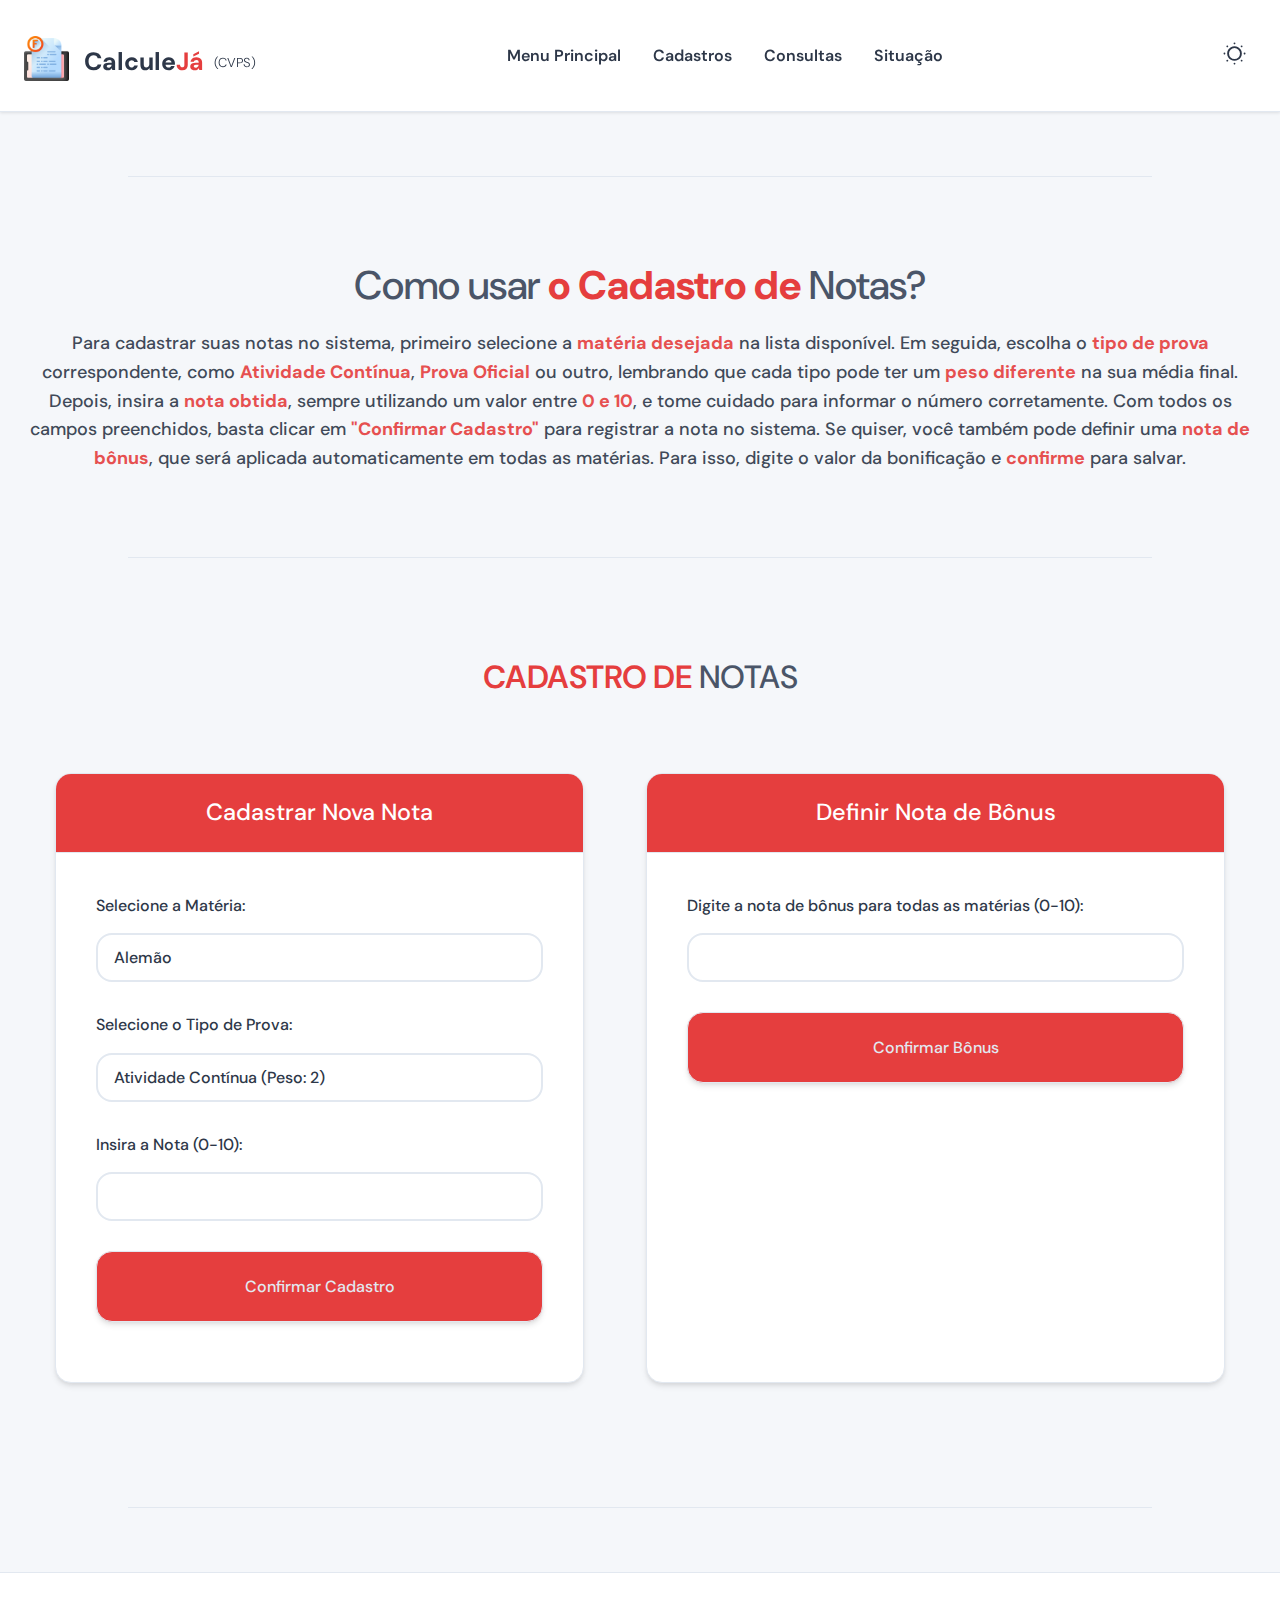
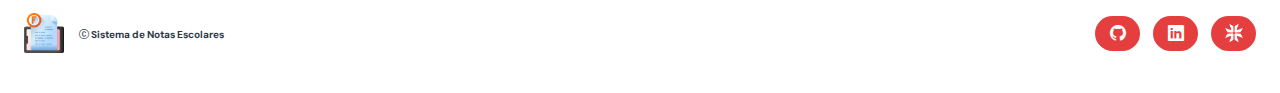
<file: cadastro.html>
<!DOCTYPE html>
<html lang="pt-br">
<head>
    <meta charset="UTF-8">
    <meta name="viewport" content="width=device-width, initial-scale=1.0">
    <title>Cadastro - Sistema de Notas</title>
    <!-- Google Fonts -->
    <link rel="preconnect" href="https://fonts.googleapis.com">
    <link rel="preconnect" href="https://fonts.gstatic.com" crossorigin>
    <link href="https://fonts.googleapis.com/css2?family=DM+Sans:ital,opsz,wght@0,9..40,100..1000;1,9..40,100..1000&family=Unbounded:wght@200..900&display=swap" rel="stylesheet">
    <!-- CSS -->
    <link rel="stylesheet" href="styles.css">
    <!-- Bootstrap Icons -->
    <link href="https://cdn.jsdelivr.net/npm/bootstrap-icons/font/bootstrap-icons.css" rel="stylesheet">

    <!-- modo escuro -->
    <link rel="stylesheet" href="styles.css">
    <script src="dark-mode.js" defer></script>
    <script src="sistema-notas.js" defer></script>

</head>
<body>
    <header>
        <div class="interface">
            <div class="logo">
                <a href="index.html">
                    <img src="grade-f.png" alt="Logo Sistema de Notas">
                    Calcule<span>Já</span> <h1>(CVPS)</h1>
                </a>
            </div>
            <nav class="menu-desktop">
                <ul>
                    <li><a href="index.html">Menu Principal</a></li>
                    <li><a href="cadastro.html">Cadastros</a></li>
                    <li><a href="consultas.html">Consultas</a></li>
                    <li><a href="situacao.html">Situação</a></li>
                </ul>
            </nav>
            <div class="dark-mode-toggle">
                <button id="toggle-dark-mode" aria-label="Alternar modo escuro">
                    <i class="bi bi-brightness-low"></i>
                </button>
            </div>
        </div>
    </header>


    <hr class="linha-divisoria">


    <section class="topo-do-site-cadastro">
        <div class="interface">
            <div class="flex">
                <div class="txt-topo-site">
                    <h1> <span>Como usar</span> o Cadastro de <span>Notas?</span></h1>
                    <p>Para cadastrar suas notas no sistema, primeiro selecione a <span>matéria desejada</span> na lista disponível. Em seguida, escolha o <span>tipo de prova</span> correspondente, como <span>Atividade Contínua</span>, <span>Prova Oficial</span> ou outro, lembrando que cada tipo pode ter um <span>peso diferente</span> na sua média final. Depois, insira a <span>nota obtida</span>, sempre utilizando um valor entre <span>0 e 10</span>, e tome cuidado para informar o número corretamente. Com todos os campos preenchidos, basta clicar em <span>"Confirmar Cadastro"</span> para registrar a nota no sistema. Se quiser, você também pode definir uma <span>nota de bônus</span>, que será aplicada automaticamente em todas as matérias. Para isso, digite o valor da bonificação e <span>confirme</span> para salvar.</p>
            </div>
        </div>
    </section>

    <hr class="linha-divisoria">
    
    <section class="projetos">
        <div class="interface">
            <h2 class="titulo">CADASTRO DE <span>NOTAS</span></h2>
            <div class="flex">
                <div class="projetos-box">
                    <div class="card">
                        <div class="card-header">
                            <h3>Cadastrar Nova Nota</h3>
                        </div>
                        <div class="card-body">
                            <div id="form-cadastro">
                                <div class="mb-3">
                                    <label class="form-label menu">Selecione a Matéria:</label>
                                    <select id="select-materia" class="form-select">
                                        <option value="Alemão">Alemão</option>
                                        <option value="Biologia">Biologia</option>
                                        <option value="Física">Física</option>
                                        <option value="Geografia">Geografia</option>
                                        <option value="História">História</option>
                                        <option value="Matemática">Matemática</option>
                                        <option value="Português">Português</option>
                                        <option value="Química">Química</option>
                                        <option value="Sociologia">Sociologia</option>
                                        <option value="Inglês">Inglês</option>
                                    </select>
                                </div>
                                <div class="mb-3">
                                    <label class="form-label menu">Selecione o Tipo de Prova:</label>
                                    <select id="select-prova" class="form-select">
                                        <option value="Atividade Contínua">Atividade Contínua (Peso: 2)</option>
                                        <option value="Prova Parcial">Prova Parcial (Peso: 2)</option>
                                        <option value="Prova Unificada">Prova Unificada (Peso: 4)</option>
                                        <option value="Prova Objetiva">Prova Objetiva (Peso: 2)</option>
                                    </select>
                                </div>
                                <div class="mb-3">
                                    <label class="form-label menu">Insira a Nota (0-10):</label>
                                    <input type="number" id="input-nota" class="form-control" min="0" max="10" step="0.1">
                                </div>
                                <button id="btn-confirmar" class="btn-confirmar">Confirmar Cadastro</button>
                            </div>
                            <div id="resultado-cadastro" class="mt-4"></div>
                        </div>
                    </div>
                </div>
                
                <div class="projetos-box">
                    <div class="card">
                        <div class="card-header">
                            <h3>Definir Nota de Bônus</h3>
                        </div>
                        <div class="card-body">
                            <div id="form-bonus">
                                <div class="mb-3">
                                    <label class="form-label menu">Digite a nota de bônus para todas as matérias (0-10):</label>
                                    <input type="number" id="input-bonus" class="form-control" min="0" max="10" step="0.1">
                                </div>
                                <button id="btn-confirmar-bonus" class="btn-confirmar">Confirmar Bônus</button>
                            </div>
                            <div id="resultado-bonus" class="mt-4"></div>
                        </div>
                    </div>
                </div>
            </div>
        </div>
    </section>
    
    <hr class="linha-divisoria">
    
    <footer>
        <div class="interface">
            <div class="line-footer">
                <div class="flex">
                    <div class="logo-footer-text flex">
                        <img src="grade-f.png" alt="Logo Sistema de Notas" width="40" height="40">
                        <p><i class="bi bi-c-circle"></i> Sistema de Notas Escolares</p>
                    </div>
                    <div class="btn-social">
                        <a href="https://github.com/sous4sec/Calculator-CPVS" target="_blank"><button><i class="bi bi-github"></i></button></a>
                        <a href="https://www.linkedin.com/in/matheussousa-l/" target="_blank"><button><i class="bi bi-linkedin"></i></button></a>
                        <a href="https://www.portoseguro.org.br/" target="_blank"><button><i class="bi"><img src="cpvs-wth.png" alt="cpvs" width="32" height="32" /></i></button></a>
                    </div>
                </div>
            </div>
        </div>
    </footer>

    <script src="sistema-notas.js"></script>
</body>
</html>
</file>
<file: styles.css>
/* ESTILO GERAL */
:root {
    /* Cores baseadas no COOLOYS, mas menos saturadas */
    --cor-fundo: #f5f7fa;
    --cor-texto: #2d3748;
    --cor-destaque: #e53e3e; /* Vermelho mais suave */
    --cor-secundaria: #4a5568;
    --cor-borda: #e2e8f0;
    --cor-card: #ffffff;
    --cor-hover: #edf2f7;
    --cor-detalhe: #c53030; /* Vermelho mais escuro */
    
    /* Bordas arredondadas */
    --borda-radius: 16px;
    --borda-fina: 1px solid var(--cor-borda);
    
    /* Sombras sutis */
    --sombra-box: 0 4px 6px -1px rgba(0, 0, 0, 0.1), 0 2px 4px -1px rgba(0, 0, 0, 0.06);
    --sombra-hover: 0 10px 15px -3px rgba(0, 0, 0, 0.1), 0 4px 6px -2px rgba(0, 0, 0, 0.05);


    /* Adicione estas variáveis junto com as existentes no :root */
    --cor-fundo-escuro: #1a202c;
    --cor-texto-escuro: #e2e8f0;
    --cor-destaque-escuro: #f56565;
    --cor-secundaria-escuro: #a0aec0;
    --cor-borda-escuro: #2d3748;
    --cor-card-escuro: #2d3748;
    --cor-hover-escuro: #4a5568;
    --cor-detalhe-escuro: #fc8181;
    


}

* {
    margin: 0;
    padding: 0;
    box-sizing: border-box;
    font-family: "DM Sans", sans-serif;
    font-weight: 500;
}

body {
    background-color: var(--cor-fundo);
    color: var(--cor-texto);
    line-height: 1.6;
}

.interface {
    max-width: 1280px;
    margin: 0 auto;
    padding: 0 24px;
}

.flex {
    display: flex;
    flex-wrap: wrap;
}

/* BOTÕES E CONTROLES */
.btn-menu {
    padding: 24px 16px;
    font-size: 16px;
    color: var(--cor-texto);
    background-color: var(--cor-card);
    border: var(--borda-fina);
    border-radius: var(--borda-radius);
    cursor: pointer;
    transition: all 0.3s cubic-bezier(0.4, 0, 0.2, 1);
    width: 100%;
    display: flex;
    flex-direction: column;
    align-items: center;
    gap: 12px;
    text-decoration: none;
    box-shadow: var(--sombra-box);
}

.btn-menu:hover {
    background-color: var(--cor-hover);
    transform: translateY(-4px);
    box-shadow: var(--sombra-hover);
    color: var(--cor-destaque);
    background-color: rgb(218, 218, 218);
}

.btn-menu i {
    font-size: 32px;
    color: var(--cor-destaque);
    transition: all 0.3s ease;
}

.btn-menu:hover i {
    transform: scale(1.1);
}


/* BOTÕES E CONTROLES */
.btn-confirmar {
    padding: 24px 16px;
    font-size: 16px;
    color: var(--cor-borda);
    background-color: var(--cor-destaque);
    border: var(--borda-fina);
    border-radius: var(--borda-radius);
    cursor: pointer;
    transition: all 0.3s cubic-bezier(0.4, 0, 0.2, 1);
    width: 100%;
    display: flex;
    flex-direction: column;
    align-items: center;
    gap: 12px;
    text-decoration: none;
    box-shadow: var(--sombra-box);
}

.btn-confirmar:hover {
    background-color: var(--cor-hover);
    transform: translateY(-4px);
    box-shadow: var(--sombra-hover);
    color: var(--cor-destaque);
    background-color: rgb(218, 218, 218);
}

.btn-confirmar i {
    font-size: 32px;
    color: var(--cor-destaque);
    transition: all 0.3s ease;
}

.btn-confirmar:hover i {
    transform: scale(1.1);
}


/* TÍTULOS E TEXTOS */
h2.titulo {
    color: var(--cor-destaque);
    font-size: 32px;
    text-align: center;
    margin: 48px 0 24px;
    font-weight: 600;
    letter-spacing: -0.5px;
    margin-top: -30px;
    margin-bottom: 70px;
}

h2.titulo span {
    color: var(--cor-secundaria);
}

/* CABEÇALHO */
header {
    padding: 24px 0;
    background-color: var(--cor-card);
    border-bottom: var(--borda-fina);
    position: sticky;
    top: 0;
    z-index: 100;
    box-shadow: 0 1px 3px 0 rgba(0, 0, 0, 0.1);
}

header > .interface {
    display: flex;
    align-items: center;
    justify-content: space-between;
}

header a {
    color: var(--cor-texto);
    text-decoration: none;
    transition: all 0.3s ease;
    font-weight: 600;
}

header a:hover {
    font-weight: bold;
    color: var(--cor-destaque);
}

header .logo a:hover img {
    transform: rotate(-8deg);
}

header nav ul {
    list-style-type: none;
    display: flex;
    gap: 32px;
}

header .logo img {
    width: 45px;
    height: 45px;
    margin-bottom: 6px;
    object-fit: contain;
    margin-right: 15px;
    display: block;
    transition: transform 0.3s ease;
}

header .logo a {
    text-decoration: none;
    display: flex;
    align-items: center; /* <--- muda aqui */
    font-weight: bold;
    font-size: 25px;
    margin-top: 12px;
    text-align: left;
}

header .logo a h1 {
    margin-top: 3px;
    font-size: 13px;
    font-weight: 300;
}

header .logo a span {
    color: var(--cor-destaque);
    font-weight: bold;
    padding-right: 10px;
    font-size: 25px;

}

header .logo img:hover {
    transform: rotate(-8deg);
}

/* TOPO DO SITE */
section.topo-do-site {
    padding: 80px 0 60px;
}

section.topo-do-site .flex {
    align-items: center;
    justify-content: space-between;
    gap: 48px;
}


.topo-do-site h1 {
    color: var(--cor-destaque);
    font-size: 40px;
    font-weight: 800;
    margin-top: 10px;
    margin-bottom: 8px;
    line-height: 1.2;
}

.topo-do-site h1 span {
    color: var(--cor-secundaria);
}

.topo-do-site p {
    font-size: 18px;
    color: var(--cor-texto);
    opacity: 0.9;
    max-width: 800px;
}

.topo-do-site p span {
    font-weight: bold;
    color: var(--cor-destaque);
}


.topo-do-site .img-topo-site img {
    width: 100%;
    max-width: 200px;
    filter: drop-shadow(0 8px 16px rgba(0, 0, 0, 0.1));
    animation: flutuar 4s ease-in-out infinite alternate;
}


.topo-do-site-cadastro h1 span {
    text-align: center;
    color: var(--cor-secundaria);
}

.topo-do-site-cadastro p {
    text-align: center;
    font-size: 18px;
    color: var(--cor-texto);
    opacity: 0.9;
    padding-bottom: 20px;
}

.topo-do-site-cadastro h1 {
    padding-top: 30px;
    color: var(--cor-destaque);
    font-size: 40px;
    font-weight: 800;
    text-align: center;
    margin-top: -10px;
    margin-bottom: 20px;
    line-height: 1.2;
}

.topo-do-site-cadastro p span {
    font-weight: bold;
    color: var(--cor-destaque);
}

@keyframes flutuar {
    0% {
        transform: translateY(0);
    }
    100% {
        transform: translateY(-16px);
    }
}

/* SEÇÃO DE PROJETOS/MENU */
section.projetos {
    padding: 60px 0;
}

.projetos-box {
    background-color: var(--cor-card);
    border-radius: var(--borda-radius);
    border: var(--borda-fina);
    margin: 0 auto;
    max-width: 2000px;
    overflow: hidden;
    box-shadow: var(--sombra-box);
}

.card-header {
    padding: 20px;
    text-align: center;
    border-bottom: var(--borda-fina);
    font-size: 20px;
    color: var(--cor-card);
    background-color: var(--cor-destaque);
    font-weight: 600;
}

.card-body {
    padding: 40px;
}

.menu-options {
    display: grid;
    align-items: center;
    justify-items: center;
    grid-template-columns: repeat(auto-fit, minmax(1200px, 1fr));
    gap: 24px;
}

/* RODAPÉ */
footer {
    padding: 40px 0;
    background-color: var(--cor-card);
    border-top: var(--borda-fina);
    margin-top: 60px;
}

footer .flex {
    justify-content: space-between;
    align-items: center;
}

footer .logo-footer img {
    width: 35px;
    opacity: 0.9;
    transition: all 0.3s ease;
}

footer .logo-footer img:hover {
    opacity: 1;
    transform: rotate(8deg);
}

footer p {
    font-size: 12px;
    color: var(--cor-secundaria);
}

footer .btn-social {
    display: flex;
    flex-direction: row;  /* Alinha os botões na horizontal */
    justify-content: center;  /* Centraliza os botões horizontalmente */
    align-items: center;  /* Alinha os itens verticalmente no centro */
    gap: 13px;  /* Adiciona espaço entre os botões */
}

footer .btn-social button {
    background-color: var(--cor-destaque);
    color: white;
    width: 45px;
    height: 35px;
    border-radius: 25px;
    border: none;
    box-shadow: inset;
    font-size: 16px;
    cursor: pointer;
    display: flex;
    align-items: center;  /* Alinha o conteúdo verticalmente */
    justify-content: center;  /* Alinha horizontalmente */
    vertical-align: middle;  /* Garante que os botões fiquem alinhados na mesma linha */
}

footer .btn-social button:hover {
    box-shadow: 0px 0px 20px var(--cor-detalhe);
    transition: 0.3s;
    transform: scale(1.05);
}

footer .btn-social button i img {
    width: 32px;
    height: 32px;
    margin: 0;  /* Remove qualquer margem extra que possa causar desalinhamento */
    display: block;  /* Faz com que a imagem seja tratada como um bloco */
}


.logo-footer-text {
    display: flex;
    align-items: center;
    gap: 15px;
}



.logo-footer-text p {
    margin-top: 3px;
    font-size: 10px;
    color: var(--cor-texto); /* ou ajuste conforme o seu design */
    font-weight: bold;
}



/* LINHA DIVISÓRIA */
.linha-divisoria {
    border: none;
    height: 1px;
    background-color: var(--cor-borda);
    margin: 64px auto;
    width: 80%;
    max-width: 1500px;
}

/* RESPONSIVIDADE */
@media screen and (max-width: 1024px) {
    .menu-options {
        grid-template-columns: repeat(auto-fit, minmax(200px, 1fr));
    }
}

@media screen and (max-width: 768px) {
    header nav ul {
        gap: 20px;
    }
    
    .topo-do-site .flex {
        flex-direction: column;
        text-align: center;
    }
    
    .topo-do-site .img-topo-site img {
        margin-top: 40px;
        max-width: 280px;
    }
    
    .menu-options {
        grid-template-columns: 1fr;
    }
    
    footer .flex {
        flex-direction: column;
        gap: 24px;
        text-align: center;
    }
    
    footer .btn-social {
        margin-top: 16px;
    }
}

@media screen and (max-width: 480px) {
    header nav ul {
        display: none;
    }
    
    h2.titulo {
        font-size: 28px;
    }
    
    .card-body {
        padding: 24px;
    }
    
    .topo-do-site h1 {
        font-size: 32px;
    }
}

.mb-3 {
    margin-bottom: 30px;
}

.mt-4 {
    text-align: center;
    font-weight: 900;
    font-size: 20px;
    color: var(--cor-destaque);
    margin-top: 20px;
}

.btn-confirmar-bonus {
    background-color: var(--cor-destaque);
    color: white;
    padding: 12px 24px;
    border-radius: var(--borda-radius);
    border: none;
    cursor: pointer;
    font-size: 16px;
    font-weight: bold;
    transition: all 0.3s ease;
    
}


/* ==================== */
/* ESTILOS DO MODO ESCURO */
/* ==================== */
body.dark-mode {
    background-color: var(--cor-fundo-escuro);
    color: var(--cor-texto-escuro);
}

/* Componentes principais */
.dark-mode header,
.dark-mode footer,
.dark-mode .projetos-box,
.dark-mode .card,
.dark-mode .btn-menu {
    background-color: var(--cor-card-escuro);
    border-color: var(--cor-borda-escuro);
    color: var(--cor-texto-escuro);
}


.dark-mode .btn-confirmar {
    background-color: var(--cor-destaque-escuro);
    border-color: var(--cor-borda-escuro);
    color: var(--cor-texto-escuro);
}

.dark-mode .btn-confirmar:hover{
    background-color: var(--cor-hover-escuro);
    border-color: var(--cor-borda-escuro);
    color: var(--cor-destaque-escuro);
    
}

/* ==================== */
/* TEXTOS NO MODO ESCURO */
/* ==================== */
.dark-mode h1,
.dark-mode h2,
.dark-mode h3,
.dark-mode h4,
.dark-mode p,
.dark-mode .destaque {
    color: var(--cor-texto-escuro) !important;
}

/* Títulos com spans destacados */
.dark-mode .titulo,
.dark-mode .topo-do-site h1 {
    color: var(--cor-texto-escuro) !important;
}

.dark-mode .titulo span,
.dark-mode .topo-do-site h1 span {
    color: var(--cor-detalhe-escuro) !important;
    transition: all 0.3s ease;
}


.dark-mode .topo-do-site-cadastro h1 span {
    color: var(--cor-detalhe-escuro) !important;
    transition: all 0.3s ease;
}

/* ======================== */
/* EFEITOS HOVER NO HEADER */
/* ======================== */
.dark-mode header .logo a {
    transition: all 0.3s ease;
}

.dark-mode header .logo a:hover {
    color: var(--cor-destaque);
}

.dark-mode header .logo a:hover span {
    color: var(--cor-destaque) !important;
    text-shadow: 0 0 12px rgba(229, 62, 62, 0.5);
    transform: scale(1.05);
}

.dark-mode header .logo a:hover h1 {
    color: var(--cor-destaque) !important;
    text-shadow: 0 0 8px rgba(229, 62, 62, 0.3);
}

/* Melhoria: Efeito ativo/foco */
.dark-mode header .logo a:active span,
.dark-mode header .logo a:focus span {
    transform: scale(0.95);
}



/* Links e hover */
.dark-mode a,
.dark-mode header a,
.dark-mode .btn-menu {
    color: var(--cor-texto-escuro);
}

.dark-mode a:hover,
.dark-mode header a:hover,
.dark-mode .btn-menu:hover {
    color: var(--cor-destaque-escuro);
}

/* Botões e interações */
.dark-mode .btn-menu:hover {
    background-color: var(--cor-hover-escuro);
}

.dark-mode .card-header {
    background-color: var(--cor-destaque-escuro);
    color: white;
}

/* Elementos de interface */
.dark-mode .linha-divisoria {
    background-color: var(--cor-borda-escuro);
}

.dark-mode .list-group-item {
    background-color: var(--cor-card-escuro);
    border-color: var(--cor-borda-escuro);
    color: var(--cor-texto-escuro);
}

/* Botão de alternância */
.dark-mode-toggle {
    position: relative;
    margin-left: 20px;
}

#toggle-dark-mode {
    background: none;
    border: none;
    color: var(--cor-texto);
    font-size: 1.5rem;
    cursor: pointer;
    transition: all 0.3s ease;
    padding: 8px;
    border-radius: 50%;
    width: 42px;
    height: 42px;
    display: flex;
    align-items: center;
    justify-content: center;
}

/* ÍCONE DO SOL MAIOR (APENAS ESTA ALTERAÇÃO) */
#toggle-dark-mode .bi-brightness-low {
    font-size: 1.8rem; /* Aumentado de 1.5rem para 1.8rem */
    margin: -2px 0 0 -2px; /* Ajuste fino de posicionamento */
}

#toggle-dark-mode:hover {
    background-color: var(--cor-hover);
    transform: scale(1.1);
}

.dark-mode #toggle-dark-mode {
    color: var(--cor-texto-escuro);
}

.dark-mode #toggle-dark-mode:hover {
    background-color: var(--cor-hover-escuro);
}

/* Classes de estado */
.dark-mode .sucesso {
    color: #68d391 !important;
}

.dark-mode .erro {
    color: #fc8181 !important;
}

.dark-mode .aviso {
    color: #f6ad55 !important;
}

.dark-mode .menu {
    color: var(--cor-secundaria-escuro) !important;
}

/* Formulários (se aplicável) */
.dark-mode input,
.dark-mode select,
.dark-mode textarea {
    background-color: var(--cor-card-escuro);
    border-color: var(--cor-borda-escuro);
    color: var(--cor-texto-escuro);
}

.dark-mode input::placeholder {
    color: var(--cor-secundaria-escuro);
}

/* Rodapé */
.dark-mode footer .btn-social button {
    background-color: var(--cor-destaque-escuro);
}

.dark-mode footer .btn-social button:hover {
    box-shadow: 0px 0px 20px var(--cor-detalhe-escuro);
}

/* Animações */
@keyframes float-dark {
    0% {
    transform: translateY(0);
    filter: drop-shadow(0 8px 16px rgba(245, 101, 101, 0.1));
    }
    100% {
    transform: translateY(-16px);
    filter: drop-shadow(0 8px 16px rgba(245, 101, 101, 0.2));
    }
}

.dark-mode .img-topo-site img {
    animation: float-dark 4s ease-in-out infinite alternate;
}

/* Adicione isso ao seu styles.css */

/* Estilo dos inputs e selects */
.form-control, .form-select {
    width: 100%;
    padding: 12px 16px;
    font-size: 16px;
    border: 2px solid var(--cor-borda);
    border-radius: var(--borda-radius);
    background-color: var(--cor-card);
    color: var(--cor-texto);
    transition: all 0.3s ease;
    box-shadow: none;
    margin-top: 15px;
    appearance: none;
    -webkit-appearance: none;
    -moz-appearance: none;
}

.dark-mode .form-control, 
.dark-mode .form-select {
    background-color: var(--cor-card-escuro);
    border-color: rgba(218, 218, 218, 0.212);
    color: var(--cor-texto-escuro);
}

.form-control:focus, .form-select:focus {
    margin-top: 20px;
    outline: none;
    border-color: var(--cor-destaque);
    box-shadow: 0 0 0 3px rgba(229, 62, 62, 0.2);
}

.dark-mode .form-control:focus, 
.dark-mode .form-select:focus {
    border-color: var(--cor-destaque-escuro);
    box-shadow: 0 0 0 3px rgba(245, 101, 101, 0.2);
}

/* Estilo dos resultados */
.resultado-box {
    background-color: rgb(218, 218, 218);;
    border-radius: var(--borda-radius);
    border: var(--borda-fina);
    padding: 20px;
    margin-top: 20px;
    box-shadow: var(--sombra-box);
}

.resultado-box {
    background-color: rgba(218, 218, 218, 0.212);
    border-color: var(--cor-destaque-escuro);
}

.dark-mode .resultado-box {
    background-color: rgba(218, 218, 218, 0.212);
    border-color: var(--cor-destaque-escuro);
}

.resultado-box p {
    margin: 10px;
    line-height: 1.6;
}

.resultado-box .destaque {
    font-weight: 600;
    color: var(--cor-destaque);
}

.dark-mode .resultado-box .destaque {
    color: var(--cor-destaque-escuro);
}

/* Classes de status */
.sucesso {
    color: #38a169;
    font-weight: 600;
}

.erro {
    color: #e53e3e;
    font-weight: 600;
}

.aviso {
    color: #dd6b20;
    font-weight: 600;
}

.dark-mode .sucesso {
    color: #68d391;
}

.dark-mode .erro {
    color: #fc8181;
}

.dark-mode .aviso {
    color: #f6ad55;
}

/* Botão de edição */
.btn-editar {
    background-color: transparent;
    border: none;
    color: var(--cor-destaque);
    cursor: pointer;
    font-size: 14px;
    margin-left: 10px;
    transition: all 0.3s ease;
}

.btn-editar:hover {
    color: var(--cor-detalhe);
}

.dark-mode .btn-editar {
    color: var(--cor-destaque-escuro);
}

.dark-mode .btn-editar:hover {
    color: var(--cor-detalhe-escuro);
}


/* ==================== */
/* ESTILOS PARA MENSAGENS DE CONFIRMAÇÃO */
/* ==================== */

.confirmacao-container {
    margin-top: 25px;
}

.confirmacao-box {
    background-color: var(--cor-card);
    border-radius: var(--borda-radius);
    border: 2px solid var(--cor-destaque);
    padding: 25px;
    margin-bottom: 25px;
    box-shadow: var(--sombra-hover);
    transition: all 0.3s ease;
}

.dark-mode .confirmacao-box {
    background-color: var(--cor-card-escuro);
    border-color: var(--cor-destaque-escuro);
}

.confirmacao-header {
    display: flex;
    justify-content: space-between;
    align-items: center;
    margin-bottom: 20px;
    padding-bottom: 15px;
    border-bottom: 1px solid var(--cor-borda);
}

.dark-mode .confirmacao-header {
    border-bottom-color: var(--cor-borda-escuro);
}

.confirmacao-titulo {
    font-size: 1.3rem;
    font-weight: 700;
    color: var(--cor-destaque);
    display: flex;
    align-items: center;
    gap: 10px;
}

.dark-mode .confirmacao-titulo {
    color: var(--cor-destaque-escuro);
}

.confirmacao-titulo .icone {
    font-size: 1.5rem;
}

.confirmacao-conteudo {
    display: grid;
    grid-template-columns: repeat(auto-fill, minmax(220px, 1fr));
    gap: 20px;
    margin-top: 20px;
}

.confirmacao-item {
    display: flex;
    flex-direction: column;
}

.confirmacao-label {
    font-size: 0.95rem;
    color: var(--cor-secundaria);
    margin-bottom: 8px;
    font-weight: 500;
}

.dark-mode .confirmacao-label {
    color: var(--cor-secundaria-escuro);
}

.confirmacao-valor {
    font-size: 1.15rem;
    font-weight: 600;
    color: var(--cor-texto);
    padding: 8px 12px;
    background-color: var(--cor-fundo);
    border-radius: 8px;
}

.dark-mode .confirmacao-valor {
    color: var(--cor-texto-escuro);
    background-color: var(--cor-fundo-escuro);
}

/* Botão de edição estilizado */
.btn-editar-box {
    background-color: var(--cor-destaque);
    color: white;
    border: none;
    border-radius: var(--borda-radius);
    padding: 10px 20px;
    font-size: 0.95rem;
    font-weight: 600;
    cursor: pointer;
    transition: all 0.3s ease;
    display: inline-flex;
    align-items: center;
    gap: 8px;
    box-shadow: var(--sombra-box);
    margin-top: 20px;
}

.btn-editar-box:hover {
    background-color: var(--cor-detalhe);
    transform: translateY(-2px);
    box-shadow: var(--sombra-hover);
}

.dark-mode .btn-editar-box {
    background-color: var(--cor-destaque-escuro);
}

.dark-mode .btn-editar-box:hover {
    background-color: var(--cor-detalhe-escuro);
}

/* Mensagens de status */
.mensagem-status {
    padding: 12px 15px;
    border-radius: var(--borda-radius);
    margin-top: 20px;
    font-weight: 500;
    display: flex;
    align-items: center;
    gap: 10px;
}

.sucesso-box {
    background-color: rgba(56, 161, 105, 0.15);
    border-left: 4px solid #38a169;
    color: #38a169;
}

.erro-box {
    background-color: rgba(229, 62, 62, 0.15);
    border-left: 4px solid #e53e3e;
    color: #e53e3e;
}

.aviso-box {
    background-color: rgba(221, 107, 32, 0.15);
    border-left: 4px solid #dd6b20;
    color: #dd6b20;
}

.dark-mode .sucesso-box {
    background-color: rgba(104, 211, 145, 0.15);
    border-left-color: #68d391;
    color: #68d391;
}

.dark-mode .erro-box {
    background-color: rgba(252, 129, 129, 0.15);
    border-left-color: #fc8181;
    color: #fc8181;
}

.dark-mode .aviso-box {
    background-color: rgba(246, 173, 85, 0.15);
    border-left-color: #f6ad55;
    color: #f6ad55;
}

/* Ícones */
.icone-status {
    font-size: 1.2rem;
}

/* Responsividade */
@media screen and (max-width: 768px) {
    .confirmacao-conteudo {
        grid-template-columns: 1fr;
    }
    
    .confirmacao-box {
        padding: 20px;
    }
}
</file>
